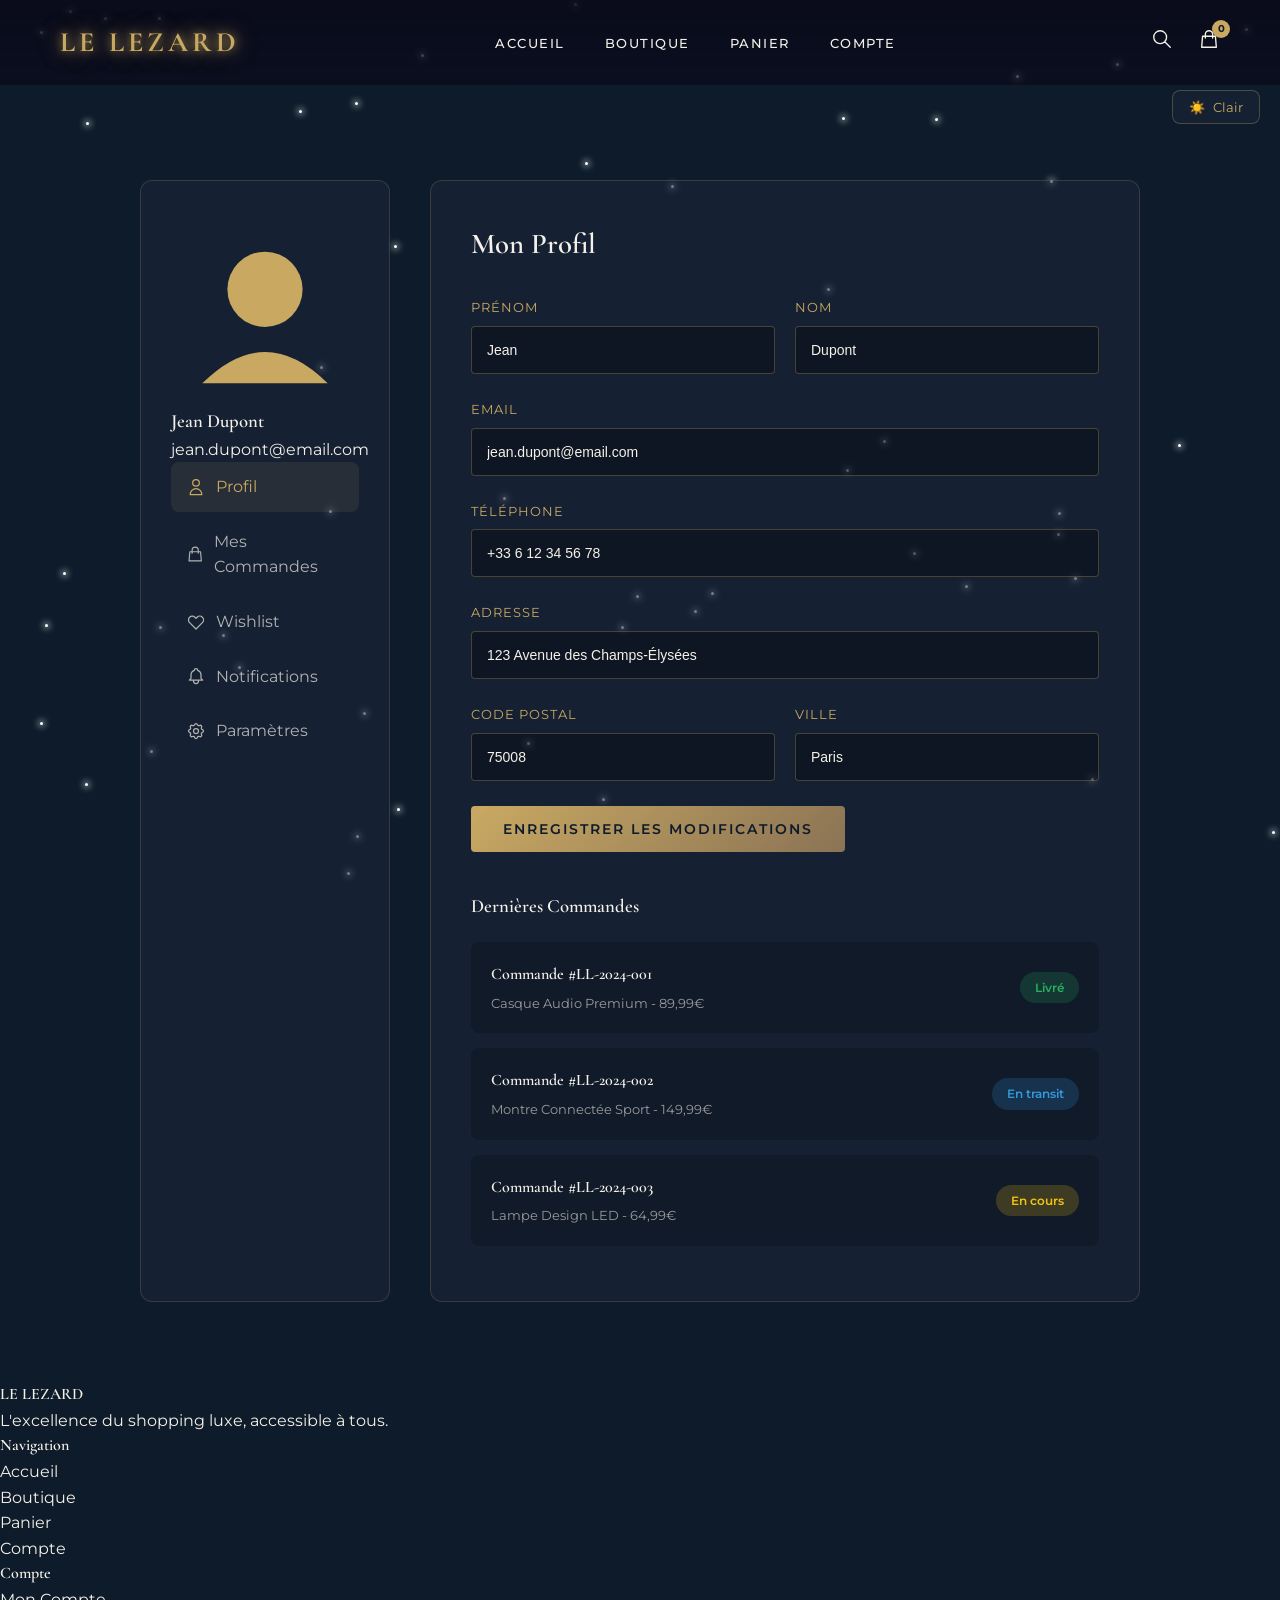
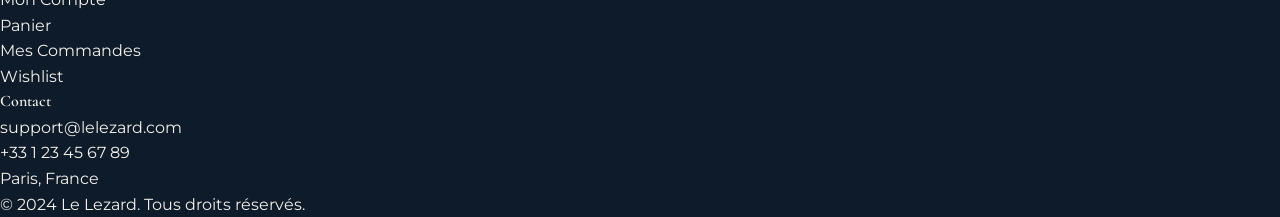
<file: account.html>
<!DOCTYPE html>
<html lang="fr">
<head>
    <meta charset="UTF-8">
    <meta name="viewport" content="width=device-width, initial-scale=1.0">
    <meta name="description" content="Votre compte Le Lezard - Gérez vos informations et commandes">
    <meta name="robots" content="noindex">
    <title>Mon Compte | Le Lezard</title>
    <link rel="stylesheet" href="css/style.css">
    <link rel="stylesheet" href="css/pages.css">
</head>
<body class="page-account">
    <div class="stars-bg" id="stars-bg"></div>
    <button class="theme-toggle" onclick="toggleTheme()" aria-label="Changer le thème">
        <span id="theme-icon">☀️</span>
        <span id="theme-text">Clair</span>
    </button>

    <header class="nav-container">
        <a href="index.html" class="logo" aria-label="Le Lezard - Accueil">LE LEZARD</a>
        <nav>
            <ul class="nav-links">
                <li><a href="index.html">Accueil</a></li>
                <li><a href="search.html">Boutique</a></li>
                <li><a href="cart.html">Panier</a></li>
                <li><a href="account.html" aria-current="page">Compte</a></li>
            </ul>
        </nav>
        <div class="nav-actions">
            <a href="search.html" aria-label="Rechercher">
                <svg class="nav-icon" fill="none" stroke="currentColor" viewBox="0 0 24 24" aria-hidden="true"><path stroke-linecap="round" stroke-linejoin="round" stroke-width="1.5" d="M21 21l-6-6m2-5a7 7 0 11-14 0 7 7 0 0114 0z"></path></svg>
            </a>
            <a href="cart.html" class="cart-count" aria-label="Panier">
                <svg class="nav-icon" fill="none" stroke="currentColor" viewBox="0 0 24 24" aria-hidden="true"><path stroke-linecap="round" stroke-linejoin="round" stroke-width="1.5" d="M16 11V7a4 4 0 00-8 0v4M5 9h14l1 12H4L5 9z"></path></svg>
                <span id="cart-count">0</span>
            </a>
        </div>
        <div class="mobile-menu-btn" onclick="toggleMobileMenu()" aria-label="Menu" role="button">
            <span></span>
            <span></span>
            <span></span>
        </div>
    </header>

    <main class="page-content">
        <section class="account-section">
            <div class="container">
                <div class="account-grid">
                    <aside class="account-sidebar animate-on-scroll">
                        <div class="user-info">
                            <div class="user-avatar">
                                <svg viewBox="0 0 60 60"><circle cx="30" cy="25" r="12" fill="#c9a962"/><path d="M10 55 Q30 35 50 55" fill="#c9a962"/></svg>
                            </div>
                            <h3>Jean Dupont</h3>
                            <p>jean.dupont@email.com</p>
                        </div>
                        <ul class="account-menu">
                            <li><a href="#" class="active">
                                <svg width="20" height="20" fill="none" stroke="currentColor" viewBox="0 0 24 24"><path stroke-linecap="round" stroke-linejoin="round" stroke-width="1.5" d="M16 7a4 4 0 11-8 0 4 4 0 018 0zM12 14a7 7 0 00-7 7h14a7 7 0 00-7-7z"></path></svg>
                                Profil
                            </a></li>
                            <li><a href="#">
                                <svg width="20" height="20" fill="none" stroke="currentColor" viewBox="0 0 24 24"><path stroke-linecap="round" stroke-linejoin="round" stroke-width="1.5" d="M16 11V7a4 4 0 00-8 0v4M5 9h14l1 12H4L5 9z"></path></svg>
                                Mes Commandes
                            </a></li>
                            <li><a href="#">
                                <svg width="20" height="20" fill="none" stroke="currentColor" viewBox="0 0 24 24"><path stroke-linecap="round" stroke-linejoin="round" stroke-width="1.5" d="M4.318 6.318a4.5 4.5 0 000 6.364L12 20.364l7.682-7.682a4.5 4.5 0 00-6.364-6.364L12 7.636l-1.318-1.318a4.5 4.5 0 00-6.364 0z"></path></svg>
                                Wishlist
                            </a></li>
                            <li><a href="#">
                                <svg width="20" height="20" fill="none" stroke="currentColor" viewBox="0 0 24 24"><path stroke-linecap="round" stroke-linejoin="round" stroke-width="1.5" d="M15 17h5l-1.405-1.405A2.032 2.032 0 0118 14.158V11a6.002 6.002 0 00-4-5.659V5a2 2 0 10-4 0v.341C7.67 6.165 6 8.388 6 11v3.159c0 .538-.214 1.055-.595 1.436L4 17h5m6 0v1a3 3 0 11-6 0v-1m6 0H9"></path></svg>
                                Notifications
                            </a></li>
                            <li><a href="#">
                                <svg width="20" height="20" fill="none" stroke="currentColor" viewBox="0 0 24 24"><path stroke-linecap="round" stroke-linejoin="round" stroke-width="1.5" d="M10.325 4.317c.426-1.756 2.924-1.756 3.35 0a1.724 1.724 0 002.573 1.066c1.543-.94 3.31.826 2.37 2.37a1.724 1.724 0 001.065 2.572c1.756.426 1.756 2.924 0 3.35a1.724 1.724 0 00-1.066 2.573c.94 1.543-.826 3.31-2.37 2.37a1.724 1.724 0 00-2.572 1.065c-.426 1.756-2.924 1.756-3.35 0a1.724 1.724 0 00-2.573-1.066c-1.543.94-3.31-.826-2.37-2.37a1.724 1.724 0 00-1.065-2.572c-1.756-.426-1.756-2.924 0-3.35a1.724 1.724 0 001.066-2.573c-.94-1.543.826-3.31 2.37-2.37.996.608 2.296.07 2.572-1.065z"></path><path stroke-linecap="round" stroke-linejoin="round" stroke-width="1.5" d="M15 12a3 3 0 11-6 0 3 3 0 016 0z"></path></svg>
                                Paramètres
                            </a></li>
                        </ul>
                    </aside>
                    <div class="account-content animate-on-scroll">
                        <h2>Mon Profil</h2>
                        <form id="profile-form" onsubmit="saveProfile(event)">
                            <div class="form-row">
                                <div class="form-group">
                                    <label>Prénom</label>
                                    <input type="text" value="Jean">
                                </div>
                                <div class="form-group">
                                    <label>Nom</label>
                                    <input type="text" value="Dupont">
                                </div>
                            </div>
                            <div class="form-group">
                                <label>Email</label>
                                <input type="email" value="jean.dupont@email.com">
                            </div>
                            <div class="form-group">
                                <label>Téléphone</label>
                                <input type="tel" value="+33 6 12 34 56 78">
                            </div>
                            <div class="form-group">
                                <label>Adresse</label>
                                <input type="text" value="123 Avenue des Champs-Élysées">
                            </div>
                            <div class="form-row">
                                <div class="form-group">
                                    <label>Code Postal</label>
                                    <input type="text" value="75008">
                                </div>
                                <div class="form-group">
                                    <label>Ville</label>
                                    <input type="text" value="Paris">
                                </div>
                            </div>
                            <button type="submit" class="btn-primary">Enregistrer les modifications</button>
                        </form>
                        <div class="account-orders">
                            <h3 style="color: var(--cream); margin-bottom: 20px;">Dernières Commandes</h3>
                            <div class="order-item">
                                <div class="order-info">
                                    <h4>Commande #LL-2024-001</h4>
                                    <p>Casque Audio Premium - 89,99€</p>
                                </div>
                                <span class="order-status delivered">Livré</span>
                            </div>
                            <div class="order-item">
                                <div class="order-info">
                                    <h4>Commande #LL-2024-002</h4>
                                    <p>Montre Connectée Sport - 149,99€</p>
                                </div>
                                <span class="order-status shipped">En transit</span>
                            </div>
                            <div class="order-item">
                                <div class="order-info">
                                    <h4>Commande #LL-2024-003</h4>
                                    <p>Lampe Design LED - 64,99€</p>
                                </div>
                                <span class="order-status pending">En cours</span>
                            </div>
                        </div>
                    </div>
                </div>
            </div>
        </section>
    </main>

    <footer class="footer">
        <div class="container">
            <div class="footer-grid">
                <div class="footer-col">
                    <h4>LE LEZARD</h4>
                    <p>L'excellence du shopping luxe, accessible à tous.</p>
                </div>
                <div class="footer-col">
                    <h4>Navigation</h4>
                    <ul>
                        <li><a href="index.html">Accueil</a></li>
                        <li><a href="search.html">Boutique</a></li>
                        <li><a href="cart.html">Panier</a></li>
                        <li><a href="account.html">Compte</a></li>
                    </ul>
                </div>
                <div class="footer-col">
                    <h4>Compte</h4>
                    <ul>
                        <li><a href="account.html">Mon Compte</a></li>
                        <li><a href="cart.html">Panier</a></li>
                        <li><a href="#">Mes Commandes</a></li>
                        <li><a href="#">Wishlist</a></li>
                    </ul>
                </div>
                <div class="footer-col">
                    <h4>Contact</h4>
                    <ul>
                        <li>support@lelezard.com</li>
                        <li>+33 1 23 45 67 89</li>
                        <li>Paris, France</li>
                    </ul>
                </div>
            </div>
            <div class="footer-bottom">
                <p>&copy; 2024 Le Lezard. Tous droits réservés.</p>
            </div>
        </div>
    </footer>

    <script>
        function createBackgroundStars() {
            const container = document.getElementById('stars-bg');
            const starCount = 50;
            
            for (let i = 0; i < starCount; i++) {
                const star = document.createElement('div');
                star.className = 'bg-star';
                star.style.left = Math.random() * 100 + 'vw';
                star.style.top = Math.random() * 100 + 'vh';
                star.style.animationDelay = Math.random() * 8 + 's';
                star.style.animationDuration = (Math.random() * 4 + 3) + 's';
                container.appendChild(star);
            }
        }

        createBackgroundStars();

        function toggleTheme() {
            const body = document.body;
            const icon = document.getElementById('theme-icon');
            const text = document.getElementById('theme-text');
            if (body.getAttribute('data-theme') === 'light') {
                body.removeAttribute('data-theme');
                icon.textContent = '☀️';
                text.textContent = 'Clair';
            } else {
                body.setAttribute('data-theme', 'light');
                icon.textContent = '🌙';
                text.textContent = 'Sombre';
            }
        }

        let cart = JSON.parse(localStorage.getItem('lelezard_cart')) || [];

        function updateCartCount() {
            document.getElementById('cart-count').textContent = cart.length;
        }

        function saveProfile(e) {
            e.preventDefault();
            alert('Profil enregistré avec succès!');
        }

        function toggleMobileMenu() {
            document.querySelector('.nav-links').classList.toggle('active');
        }

        window.addEventListener('scroll', () => {
            const nav = document.querySelector('.nav-container');
            if (window.scrollY > 50) {
                nav.classList.add('scrolled');
            } else {
                nav.classList.remove('scrolled');
            }
        });

        const observer = new IntersectionObserver((entries) => {
            entries.forEach(entry => {
                if (entry.isIntersecting) {
                    entry.target.classList.add('visible');
                }
            });
        }, { threshold: 0.1 });

        document.querySelectorAll('.animate-on-scroll').forEach(el => {
            observer.observe(el);
        });

        updateCartCount();
    </script>
</body>
</html>
</file>
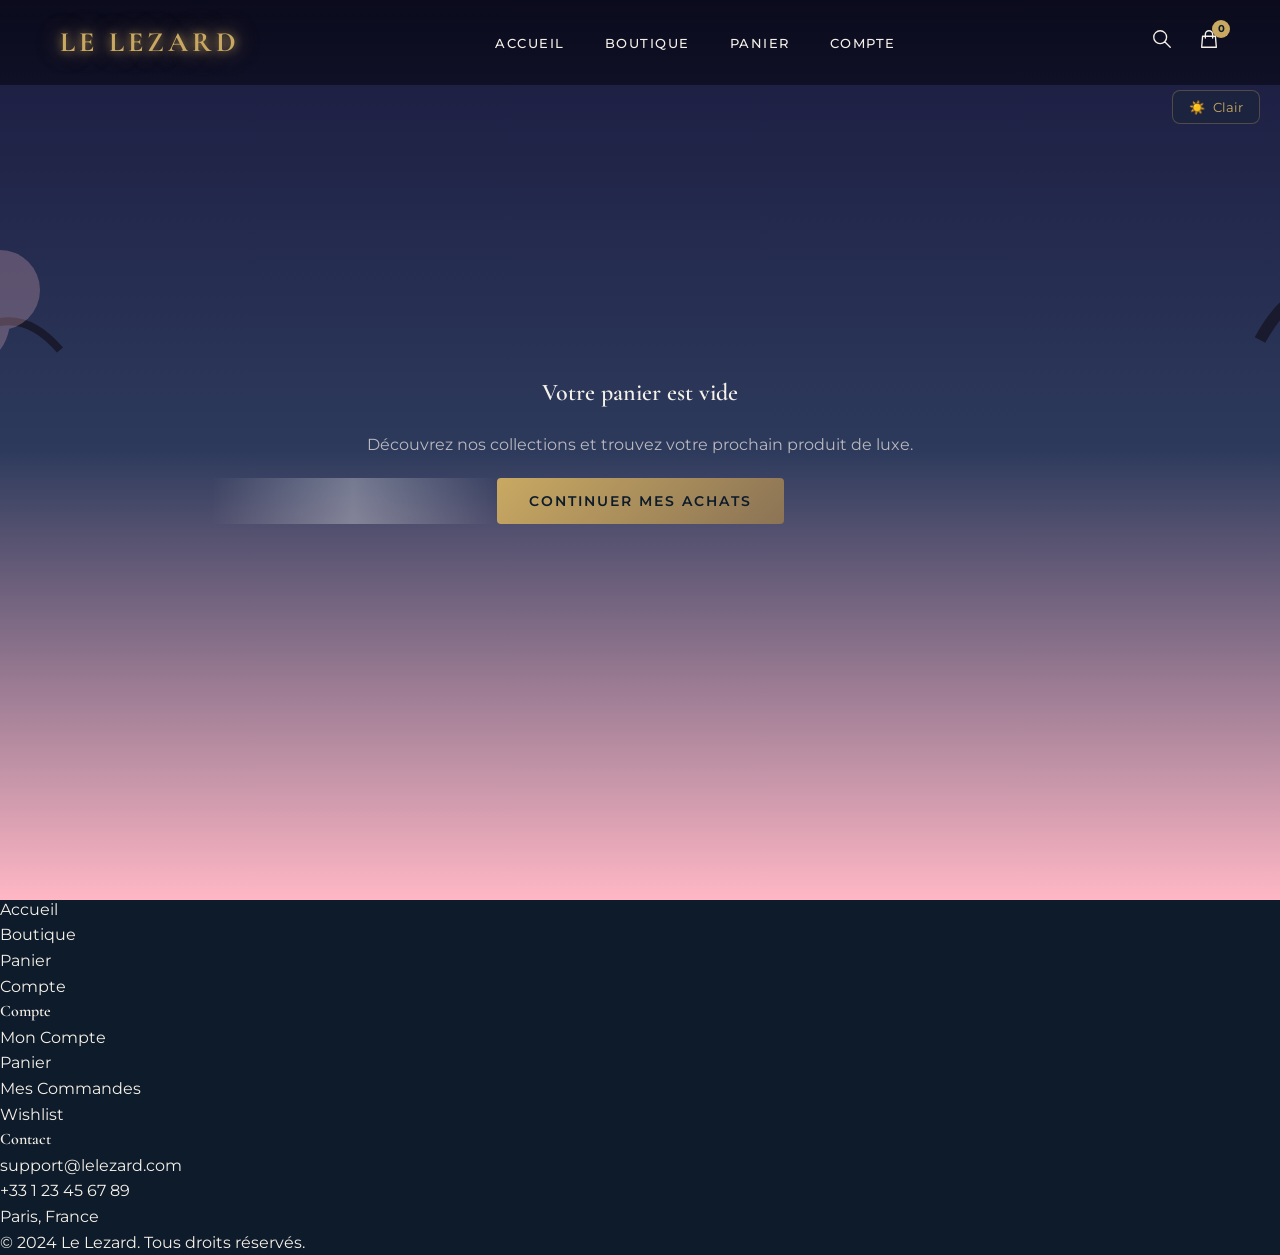
<file: cart.html>
<!DOCTYPE html>
<html lang="fr">
<head>
    <meta charset="UTF-8">
    <meta name="viewport" content="width=device-width, initial-scale=1.0">
    <meta name="description" content="Votre panier Le Lezard - Récapitulatif de vos achats">
    <meta name="robots" content="noindex">
    <title>Panier | Le Lezard</title>
    <link rel="stylesheet" href="css/style.css">
    <link rel="stylesheet" href="css/pages.css">
</head>
<body class="page-cart">
    <div class="stars-bg" id="stars-bg"></div>
    <button class="theme-toggle" onclick="toggleTheme()" aria-label="Changer le thème">
        <span id="theme-icon">☀️</span>
        <span id="theme-text">Clair</span>
    </button>

    <div class="sakura-bg">
        <svg viewBox="0 0 1920 900" preserveAspectRatio="xMidYMid slice">
            <defs>
                <linearGradient id="sakuraSkyGrad" x1="0%" y1="0%" x2="0%" y2="100%">
                    <stop offset="0%" style="stop-color:#1a1a3e"/>
                    <stop offset="50%" style="stop-color:#2d3a5c"/>
                    <stop offset="100%" style="stop-color:#ffb7c5"/>
                </linearGradient>
                <radialGradient id="sakuraPetal" cx="50%" cy="50%" r="50%">
                    <stop offset="0%" style="stop-color:#fff0f3"/>
                    <stop offset="100%" style="stop-color:#ffb7c5"/>
                </radialGradient>
            </defs>
            <rect width="1920" height="900" fill="url(#sakuraSkyGrad)"/>
            <g class="sakura-tree-silhouette">
                <rect x="150" y="300" width="20" height="600" fill="#1a1a2e"/>
                <path d="M160 350 Q200 200 250 300 Q300 400 280 500" stroke="#1a1a2e" stroke-width="12" fill="none"/>
                <path d="M160 400 Q100 250 80 350" stroke="#1a1a2e" stroke-width="10" fill="none"/>
                <path d="M250 380 Q320 280 380 350" stroke="#1a1a2e" stroke-width="8" fill="none"/>
            </g>
            <g class="sakura-tree-silhouette-right">
                <rect x="1700" y="250" width="25" height="650" fill="#1a1a2e"/>
                <path d="M1712 320 Q1760 180 1820 280 Q1880 380 1850 480" stroke="#1a1a2e" stroke-width="15" fill="none"/>
                <path d="M1712 380 Q1640 230 1580 340" stroke="#1a1a2e" stroke-width="12" fill="none"/>
            </g>
            <g class="sakura-blossoms-bg" opacity="0.25">
                <circle cx="200" cy="280" r="35" fill="#ffb7c5"/>
                <circle cx="280" cy="320" r="50" fill="#ffc0cb"/>
                <circle cx="150" cy="350" r="30" fill="#ffb7c5"/>
                <circle cx="320" cy="290" r="40" fill="#ffc0cb"/>
                <circle cx="1750" cy="260" r="45" fill="#ffb7c5"/>
                <circle cx="1830" cy="300" r="55" fill="#ffc0cb"/>
                <circle cx="1640" cy="320" r="35" fill="#ffb7c5"/>
                <circle cx="1800" cy="380" r="40" fill="#ffc0cb"/>
            </g>
        </svg>
        <div class="sakura-falling-petals" id="sakura-petals"></div>
    </div>

    <header class="nav-container">
        <a href="index.html" class="logo" aria-label="Le Lezard - Accueil">LE LEZARD</a>
        <nav>
            <ul class="nav-links">
                <li><a href="index.html">Accueil</a></li>
                <li><a href="search.html">Boutique</a></li>
                <li><a href="cart.html" aria-current="page">Panier</a></li>
                <li><a href="account.html">Compte</a></li>
            </ul>
        </nav>
        <div class="nav-actions">
            <a href="search.html" aria-label="Rechercher">
                <svg class="nav-icon" fill="none" stroke="currentColor" viewBox="0 0 24 24" aria-hidden="true"><path stroke-linecap="round" stroke-linejoin="round" stroke-width="1.5" d="M21 21l-6-6m2-5a7 7 0 11-14 0 7 7 0 0114 0z"></path></svg>
            </a>
            <a href="cart.html" class="cart-count" aria-label="Panier">
                <svg class="nav-icon" fill="none" stroke="currentColor" viewBox="0 0 24 24" aria-hidden="true"><path stroke-linecap="round" stroke-linejoin="round" stroke-width="1.5" d="M16 11V7a4 4 0 00-8 0v4M5 9h14l1 12H4L5 9z"></path></svg>
                <span id="cart-count">0</span>
            </a>
        </div>
        <div class="mobile-menu-btn" onclick="toggleMobileMenu()" aria-label="Menu" role="button">
            <span></span>
            <span></span>
            <span></span>
        </div>
    </header>

    <main class="page-content">
        <section class="cart-section">
            <div class="container">
                <div class="cart-header">
                    <h1 class="animate-on-scroll">Votre Panier</h1>
                </div>
                <div class="cart-container" id="cart-container">
                    <div class="cart-items" id="cart-items"></div>
                    <div class="cart-summary" id="cart-summary" style="display: none;">
                        <div class="cart-summary-row">
                            <span>Sous-total</span>
                            <span id="subtotal">0,00€</span>
                        </div>
                        <div class="cart-summary-row">
                            <span>Livraison</span>
                            <span>Gratuite</span>
                        </div>
                        <div class="cart-summary-row total">
                            <span>Total</span>
                            <span id="total">0,00€</span>
                        </div>
                        <button class="btn-primary" style="width: 100%; margin-top: 20px;" onclick="checkout()">Passer la commande</button>
                    </div>
                    <div class="cart-empty" id="cart-empty">
                        <h2>Votre panier est vide</h2>
                        <p>Découvrez nos collections et trouvez votre prochain produit de luxe.</p>
                        <a href="search.html" class="btn-primary btn-no-hover">Continuer mes achats</a>
                    </div>
                </div>
            </div>
        </section>
    </main>

    <footer class="footer">
        <div class="container">
            <div class="footer-grid">
                <div class="footer-col">
                    <h4>LE LEZARD</h4>
                    <p>L'excellence du shopping luxe, accessible à tous.</p>
                </div>
                <div class="footer-col">
                    <h4>Navigation</h4>
                    <ul>
                        <li><a href="index.html">Accueil</a></li>
                        <li><a href="search.html">Boutique</a></li>
                        <li><a href="cart.html">Panier</a></li>
                        <li><a href="account.html">Compte</a></li>
                    </ul>
                </div>
                <div class="footer-col">
                    <h4>Compte</h4>
                    <ul>
                        <li><a href="account.html">Mon Compte</a></li>
                        <li><a href="cart.html">Panier</a></li>
                        <li><a href="#">Mes Commandes</a></li>
                        <li><a href="#">Wishlist</a></li>
                    </ul>
                </div>
                <div class="footer-col">
                    <h4>Contact</h4>
                    <ul>
                        <li>support@lelezard.com</li>
                        <li>+33 1 23 45 67 89</li>
                        <li>Paris, France</li>
                    </ul>
                </div>
            </div>
            <div class="footer-bottom">
                <p>&copy; 2024 Le Lezard. Tous droits réservés.</p>
            </div>
        </div>
    </footer>

    <script>
        function createBackgroundStars() {
            const container = document.getElementById('stars-bg');
            const starCount = 50;
            
            for (let i = 0; i < starCount; i++) {
                const star = document.createElement('div');
                star.className = 'bg-star';
                star.style.left = Math.random() * 100 + 'vw';
                star.style.top = Math.random() * 100 + 'vh';
                star.style.animationDelay = Math.random() * 8 + 's';
                star.style.animationDuration = (Math.random() * 4 + 3) + 's';
                container.appendChild(star);
            }
        }

        createBackgroundStars();

        function toggleTheme() {
            const body = document.body;
            const icon = document.getElementById('theme-icon');
            const text = document.getElementById('theme-text');
            if (body.getAttribute('data-theme') === 'light') {
                body.removeAttribute('data-theme');
                icon.textContent = '☀️';
                text.textContent = 'Clair';
            } else {
                body.setAttribute('data-theme', 'light');
                icon.textContent = '🌙';
                text.textContent = 'Sombre';
            }
        }

        let cart = JSON.parse(localStorage.getItem('lelezard_cart')) || [];

        function updateCartCount() {
            document.getElementById('cart-count').textContent = cart.length;
        }

        function renderCart() {
            const cartItems = document.getElementById('cart-items');
            const cartSummary = document.getElementById('cart-summary');
            const cartEmpty = document.getElementById('cart-empty');

            if (cart.length === 0) {
                cartItems.innerHTML = '';
                cartSummary.style.display = 'none';
                cartEmpty.style.display = 'block';
                return;
            }

            cartEmpty.style.display = 'none';
            cartSummary.style.display = 'block';

            let subtotal = 0;
            cartItems.innerHTML = cart.map((item, index) => {
                subtotal += item.price * item.quantity;
                return `
                    <div class="cart-item animate-on-scroll">
                        <div class="cart-item-image">
                            <svg viewBox="0 0 100 100"><rect fill="#2c3e50" width="100" height="100"/><rect x="20" y="30" width="60" height="40" rx="5" fill="#c9a962"/></svg>
                        </div>
                        <div class="cart-item-info">
                            <h3>${item.name}</h3>
                            <p>${item.price.toFixed(2).replace('.', ',')}€</p>
                        </div>
                        <div class="cart-item-quantity">
                            <button onclick="updateQuantity(${index}, -1)">−</button>
                            <span>${item.quantity}</span>
                            <button onclick="updateQuantity(${index}, 1)">+</button>
                        </div>
                        <div class="cart-item-remove" onclick="removeFromCart(${index})">
                            <svg width="24" height="24" fill="none" stroke="currentColor" viewBox="0 0 24 24"><path stroke-linecap="round" stroke-linejoin="round" stroke-width="1.5" d="M19 7l-.867 12.142A2 2 0 0116.138 21H7.862a2 2 0 01-1.995-1.858L5 7m5 4v6m4-6v6m1-10V4a1 1 0 00-1-1h-4a1 1 0 00-1 1v3M4 7h16"></path></svg>
                        </div>
                    </div>
                `;
            }).join('');

            document.getElementById('subtotal').textContent = subtotal.toFixed(2).replace('.', ',') + '€';
            document.getElementById('total').textContent = subtotal.toFixed(2).replace('.', ',') + '€';

            const observer = new IntersectionObserver((entries) => {
                entries.forEach(entry => {
                    if (entry.isIntersecting) {
                        entry.target.classList.add('visible');
                    }
                });
            }, { threshold: 0.1 });

            document.querySelectorAll('.animate-on-scroll').forEach(el => {
                observer.observe(el);
            });
        }

        function updateQuantity(index, change) {
            cart[index].quantity += change;
            if (cart[index].quantity < 1) {
                cart.splice(index, 1);
            }
            localStorage.setItem('lelezard_cart', JSON.stringify(cart));
            updateCartCount();
            renderCart();
        }

        function removeFromCart(index) {
            cart.splice(index, 1);
            localStorage.setItem('lelezard_cart', JSON.stringify(cart));
            updateCartCount();
            renderCart();
        }

        function checkout() {
            alert('Redirection vers le paiement...');
        }

        function toggleMobileMenu() {
            document.querySelector('.nav-links').classList.toggle('active');
        }

        window.addEventListener('scroll', () => {
            const nav = document.querySelector('.nav-container');
            if (window.scrollY > 50) {
                nav.classList.add('scrolled');
            } else {
                nav.classList.remove('scrolled');
            }
        });

        function createSakuraPetal() {
            const petal = document.createElement('div');
            petal.className = 'sakura-petal-float';
            petal.style.left = Math.random() * 100 + 'vw';
            petal.style.animationDuration = (Math.random() * 10 + 15) + 's';
            petal.style.animationDelay = Math.random() * 3 + 's';
            petal.style.opacity = Math.random() * 0.3 + 0.3;
            petal.style.transform = `scale(${Math.random() * 0.4 + 0.4})`;
            document.getElementById('sakura-petals').appendChild(petal);

            setTimeout(() => {
                petal.remove();
            }, 20000);
        }

        for (let i = 0; i < 8; i++) {
            setTimeout(createSakuraPetal, i * 800);
        }
        setInterval(createSakuraPetal, 1200);

        updateCartCount();
        renderCart();
    </script>
</body>
</html>
</file>
<file: css/style.css>
@import url('https://fonts.googleapis.com/css2?family=Cormorant+Garamond:wght@300;400;500;600;700&family=Montserrat:wght@300;400;500;600;700&display=swap');

:root {
    --gold-primary: #C9A962;
    --gold-light: #E8D5A3;
    --gold-dark: #8B7355;
    --navy-deep: #0D1B2A;
    --navy-dark: #1B263B;
    --navy-medium: #2C3E50;
    --cream: #F5F0E8;
    --white: #FFFFFF;
    --black: #0A0A0A;
    --overlay: rgba(13, 27, 42, 0.85);
    --card-bg: rgba(27, 38, 59, 0.6);
    --neon-glow: 0 0 10px rgba(201, 169, 98, 0.8), 0 0 20px rgba(201, 169, 98, 0.6), 0 0 30px rgba(201, 169, 98, 0.4);
}

.btn-no-hover:hover {
    transform: none;
    box-shadow: none;
}

.btn-no-hover:hover::before {
    left: -100%;
}

[data-theme="light"] {
    --gold-primary: #9A7B4F;
    --gold-light: #C9A962;
    --gold-dark: #6B5344;
    --navy-deep: #F5F0E8;
    --navy-dark: #FFFFFF;
    --navy-medium: #E8E0D4;
    --cream: #1B263B;
    --white: #FFFFFF;
    --black: #1B263B;
    --overlay: rgba(255, 255, 255, 0.9);
    --card-bg: rgba(255, 255, 255, 0.9);
    --neon-glow: none;
}

[data-theme="light"] body {
    background: linear-gradient(180deg, #F5F0E8 0%, #FFFFFF 50%, #F5F0E8 100%);
}

[data-theme="light"].page-cart .stars-bg {
    background: linear-gradient(180deg,
        #4A3728 0%,
        #6B4E3D 15%,
        #8B5E3C 30%,
        #A67C52 50%,
        #C9A962 70%,
        #D4AF37 100%);
}

[data-theme="light"].page-account .stars-bg {
    background: linear-gradient(180deg,
        #F5E6A3 0%,
        #F5D76E 20%,
        #E8C34A 40%,
        #D4A84B 60%,
        #C49A3D 80%,
        #B8860B 100%);
}

[data-theme="light"].page-search .stars-bg {
    background: linear-gradient(180deg,
        #4A6FA5 0%,
        #6B8FC5 15%,
        #E8D68A 35%,
        #D4B84A 50%,
        #C9A020 70%,
        #8B7355 100%);
}

[data-theme="light"].page-landing .lizard-stars-bg {
    background: linear-gradient(180deg,
        #F5E6E6 0%,
        #F5D4D4 20%,
        #FAF0F0 40%,
        #E8F0F5 60%,
        #F5F8FA 80%,
        #FFFFFF 100%);
}

[data-theme="light"] .lizard-stars-bg {
    background: linear-gradient(180deg,
        #E8F4FD 0%,
        #F5F0E8 30%,
        #FFFFFF 60%,
        #E8F0E0 100%);
}

[data-theme="light"] .sakura-bg {
    display: block;
    background: linear-gradient(180deg,
        #D4E8F0 0%,
        #F0E8E0 25%,
        #F5E8D8 50%,
        #E8D8C8 75%,
        #D8C8B0 100%);
}

[data-theme="light"] .stars-bg,
[data-theme="light"] .lizard-stars-bg {
    display: block;
}

* {
    margin: 0;
    padding: 0;
    box-sizing: border-box;
}

html {
    scroll-behavior: smooth;
}

body {
    font-family: 'Montserrat', sans-serif;
    background: var(--navy-deep);
    color: var(--cream);
    line-height: 1.6;
    overflow-x: hidden;
}

h1, h2, h3, h4, h5, h6 {
    font-family: 'Cormorant Garamond', serif;
    font-weight: 600;
}

a {
    text-decoration: none;
    color: inherit;
}

button {
    font-family: 'Montserrat', sans-serif;
    cursor: pointer;
    border: none;
    outline: none;
}

.gold-gradient {
    background: linear-gradient(135deg, var(--gold-primary), var(--gold-light), var(--gold-primary));
    -webkit-background-clip: text;
    -webkit-text-fill-color: transparent;
    background-clip: text;
}

.logo {
    font-family: 'Cormorant Garamond', serif;
    font-size: 28px;
    font-weight: 700;
    letter-spacing: 4px;
    color: var(--gold-primary);
    text-shadow: var(--neon-glow);
    animation: neonPulse 3s ease-in-out infinite;
}

@keyframes neonPulse {
    0%, 100% { 
        text-shadow: 0 0 5px rgba(201, 169, 98, 0.6), 0 0 10px rgba(201, 169, 98, 0.4), 0 0 15px rgba(201, 169, 98, 0.2);
    }
    50% { 
        text-shadow: 0 0 10px rgba(201, 169, 98, 0.9), 0 0 20px rgba(201, 169, 98, 0.7), 0 0 30px rgba(201, 169, 98, 0.5), 0 0 40px rgba(201, 169, 98, 0.3);
    }
}

.btn-primary {
    background: linear-gradient(135deg, var(--gold-primary), var(--gold-dark));
    color: var(--navy-deep);
    padding: 14px 32px;
    font-size: 14px;
    font-weight: 600;
    letter-spacing: 2px;
    text-transform: uppercase;
    border-radius: 4px;
    transition: all 0.4s cubic-bezier(0.25, 0.46, 0.45, 0.94);
    position: relative;
    overflow: hidden;
}

.btn-primary::before {
    content: '';
    position: absolute;
    top: 0;
    left: -100%;
    width: 100%;
    height: 100%;
    background: linear-gradient(90deg, transparent, rgba(255,255,255,0.3), transparent);
    transition: left 0.5s;
}

.btn-primary:hover {
    transform: translateY(-3px);
    box-shadow: 0 10px 30px rgba(201, 169, 98, 0.4);
}

.btn-primary:hover::before {
    left: 100%;
}

.btn-primary:focus-visible,
.btn-secondary:focus-visible {
    outline: 2px solid var(--gold-primary);
    outline-offset: 4px;
}

.btn-secondary {
    background: transparent;
    color: var(--gold-primary);
    padding: 14px 32px;
    font-size: 14px;
    font-weight: 600;
    letter-spacing: 2px;
    text-transform: uppercase;
    border: 2px solid var(--gold-primary);
    border-radius: 4px;
    transition: all 0.4s ease;
}

.btn-secondary:hover {
    background: var(--gold-primary);
    color: var(--navy-deep);
    transform: translateY(-3px);
    box-shadow: 0 10px 30px rgba(201, 169, 98, 0.3);
}

@keyframes fadeInUp {
    from { opacity: 0; transform: translateY(40px); }
    to { opacity: 1; transform: translateY(0); }
}

@keyframes fadeInLeft {
    from { opacity: 0; transform: translateX(-40px); }
    to { opacity: 1; transform: translateX(0); }
}

@keyframes fadeInRight {
    from { opacity: 0; transform: translateX(40px); }
    to { opacity: 1; transform: translateX(0); }
}

@keyframes scaleIn {
    from { opacity: 0; transform: scale(0.9); }
    to { opacity: 1; transform: scale(1); }
}

@keyframes pulse {
    0%, 100% { transform: scale(1); }
    50% { transform: scale(1.05); }
}

@keyframes float {
    0%, 100% { transform: translateY(0); }
    50% { transform: translateY(-10px); }
}

@keyframes twinkle {
    0%, 100% { opacity: 0.3; transform: scale(1); }
    50% { opacity: 1; transform: scale(1.5); }
}

@keyframes antiGravity {
    0%, 100% { 
        transform: translateY(0) scale(1); 
        opacity: 0.4;
    }
    25% { 
        transform: translateY(-15px) scale(1.2); 
        opacity: 1;
    }
    50% { 
        transform: translateY(-30px) scale(0.8); 
        opacity: 0.8;
    }
    75% { 
        transform: translateY(-15px) scale(1.3); 
        opacity: 0.6;
    }
}

@keyframes starSparkle {
    0%, 100% { 
        opacity: 0.2;
        filter: blur(0px);
        transform: scale(1);
    }
    25% { 
        opacity: 1;
        filter: blur(0.5px);
        transform: scale(1.4);
    }
    50% { 
        opacity: 0.6;
        filter: blur(1px);
        transform: scale(0.9);
    }
    75% { 
        opacity: 0.9;
        filter: blur(0.3px);
        transform: scale(1.2);
    }
}

@keyframes moonGlow {
    0%, 100% { 
        filter: drop-shadow(0 0 20px rgba(244, 208, 63, 0.5)) drop-shadow(0 0 40px rgba(244, 208, 63, 0.3));
    }
    50% { 
        filter: drop-shadow(0 0 30px rgba(244, 208, 63, 0.8)) drop-shadow(0 0 60px rgba(244, 208, 63, 0.5));
    }
}

@keyframes sway {
    0%, 100% { transform: rotate(-1deg); }
    50% { transform: rotate(1deg); }
}

.animate-on-scroll {
    opacity: 0;
    transform: translateY(40px);
    transition: opacity 0.6s ease, transform 0.6s ease;
}

.animate-on-scroll.visible {
    opacity: 1;
    transform: translateY(0);
}

.animate-on-scroll.hero-visible {
    opacity: 1;
    transform: translateY(0);
    transition: none;
}

.animate-left {
    opacity: 0;
    transform: translateX(-40px);
    transition: all 0.8s cubic-bezier(0.25, 0.46, 0.45, 0.94);
}

.animate-left.visible {
    opacity: 1;
    transform: translateX(0);
}

.animate-right {
    opacity: 0;
    transform: translateX(40px);
    transition: all 0.8s cubic-bezier(0.25, 0.46, 0.45, 0.94);
}

.animate-right.visible {
    opacity: 1;
    transform: translateX(0);
}

.animate-scale {
    opacity: 0;
    transform: scale(0.9);
    transition: all 0.8s cubic-bezier(0.25, 0.46, 0.45, 0.94);
}

.animate-scale.visible {
    opacity: 1;
    transform: scale(1);
}

.nav-container {
    position: fixed;
    top: 0;
    left: 0;
    right: 0;
    z-index: 1000;
    padding: 20px 60px;
    display: flex;
    justify-content: space-between;
    align-items: center;
    transition: all 0.4s ease;
    background: linear-gradient(180deg, rgba(10, 10, 26, 0.9), rgba(10, 10, 26, 0.7));
}

.nav-container.scrolled {
    background: rgba(10, 10, 26, 0.98);
    backdrop-filter: blur(20px);
    padding: 15px 60px;
    box-shadow: 0 4px 30px rgba(0,0,0,0.3);
}

.nav-links {
    display: flex;
    gap: 40px;
    list-style: none;
}

.nav-links a {
    font-size: 13px;
    font-weight: 500;
    letter-spacing: 1.5px;
    text-transform: uppercase;
    color: var(--cream);
    position: relative;
    padding: 5px 0;
    transition: color 0.3s ease;
}

.nav-links a::after {
    content: '';
    position: absolute;
    bottom: 0;
    left: 0;
    width: 0;
    height: 1px;
    background: var(--gold-primary);
    transition: width 0.3s ease;
}

.nav-links a:hover {
    color: var(--gold-primary);
}

.nav-links a:hover::after {
    width: 100%;
}

.nav-links a:focus-visible {
    outline: 2px solid var(--gold-primary);
    outline-offset: 4px;
}

.nav-actions {
    display: flex;
    gap: 25px;
    align-items: center;
}

.nav-icon {
    width: 22px;
    height: 22px;
    cursor: pointer;
    transition: all 0.3s ease;
}

.nav-icon:hover {
    transform: scale(1.1);
    filter: drop-shadow(0 0 8px rgba(201, 169, 98, 0.6));
}

.cart-count {
    position: relative;
}

.cart-count span {
    position: absolute;
    top: -8px;
    right: -10px;
    background: var(--gold-primary);
    color: var(--navy-deep);
    font-size: 10px;
    font-weight: 700;
    width: 18px;
    height: 18px;
    border-radius: 50%;
    display: flex;
    align-items: center;
    justify-content: center;
}

.mobile-menu-btn {
    display: none;
    flex-direction: column;
    gap: 5px;
    cursor: pointer;
    padding: 10px;
}

.mobile-menu-btn span {
    width: 25px;
    height: 2px;
    background: var(--gold-primary);
    transition: all 0.3s ease;
}

@keyframes shake {
    0%, 100% { transform: translateX(0); }
    10% { transform: translateX(-8px) rotate(-0.5deg); }
    20% { transform: translateX(8px) rotate(0.5deg); }
    30% { transform: translateX(-8px) rotate(-0.5deg); }
    40% { transform: translateX(8px) rotate(0.5deg); }
    50% { transform: translateX(-6px) rotate(-0.5deg); }
    60% { transform: translateX(6px) rotate(0.5deg); }
    70% { transform: translateX(-4px) rotate(-0.5deg); }
    80% { transform: translateX(4px) rotate(0.5deg); }
    90% { transform: translateX(-2px) rotate(-0.25deg); }
}

body.shake {
    animation: shake 0.5s ease-in-out infinite;
}

@media (max-width: 1024px) {
    .nav-container { padding: 15px 30px; }
    .nav-links { gap: 25px; }
}

@media (max-width: 768px) {
    .mobile-menu-btn { display: flex; }
    .nav-links {
        position: fixed;
        top: 0;
        right: -100%;
        width: 80%;
        max-width: 350px;
        height: 100vh;
        background: var(--navy-dark);
        flex-direction: column;
        justify-content: center;
        align-items: center;
        gap: 30px;
        transition: right 0.4s ease;
        box-shadow: -10px 0 30px rgba(0,0,0,0.5);
    }
    .nav-links.active { right: 0; }
}
</file>
<file: css/pages.css>
.stars-bg {
    position: fixed;
    top: 0;
    left: 0;
    width: 100%;
    height: 100%;
    z-index: 0;
    pointer-events: none;
    overflow: hidden;
}

.bg-star {
    position: absolute;
    width: 3px;
    height: 3px;
    background: #fff;
    border-radius: 50%;
    animation: antiGravity 6s ease-in-out infinite, starSparkle 3s ease-in-out infinite;
    box-shadow: 0 0 6px 2px rgba(255, 255, 255, 0.5);
}

@keyframes starSparkle {
    0%, 100% { 
        opacity: 0.2;
        filter: blur(0px);
        transform: scale(1);
        box-shadow: 0 0 4px 1px rgba(255, 255, 255, 0.3);
    }
    25% { 
        opacity: 1;
        filter: blur(0.5px);
        transform: scale(1.8);
        box-shadow: 0 0 10px 4px rgba(255, 255, 255, 0.8);
    }
    50% { 
        opacity: 0.5;
        filter: blur(1px);
        transform: scale(0.8);
        box-shadow: 0 0 3px 1px rgba(255, 255, 255, 0.4);
    }
    75% { 
        opacity: 0.9;
        filter: blur(0.2px);
        transform: scale(1.4);
        box-shadow: 0 0 8px 3px rgba(255, 255, 255, 0.6);
    }
}

@keyframes antiGravity {
    0%, 100% { 
        transform: translateY(0) scale(1); 
    }
    25% { 
        transform: translateY(-20px) scale(1.3); 
    }
    50% { 
        transform: translateY(-40px) scale(0.9); 
    }
    75% { 
        transform: translateY(-20px) scale(1.2); 
    }
}

.page-content {
    position: relative;
    z-index: 1;
    padding-top: 100px;
}

.search-header {
    padding: 60px 0;
    text-align: center;
    background: linear-gradient(180deg, rgba(13, 27, 42, 0.85) 0%, rgba(13, 27, 42, 0.95) 100%);
}

.search-header h1 {
    font-size: 2.5rem;
    color: var(--cream);
    margin-bottom: 10px;
}

.search-header p {
    color: rgba(245, 240, 232, 0.7);
    margin-bottom: 30px;
}

.search-bar {
    display: flex;
    max-width: 600px;
    margin: 0 auto;
    gap: 15px;
}

.search-bar input {
    flex: 1;
    padding: 15px 20px;
    background: var(--card-bg);
    border: 1px solid rgba(201, 169, 98, 0.3);
    border-radius: 4px;
    color: var(--cream);
    font-size: 14px;
    outline: none;
}

.search-bar input::placeholder {
    color: rgba(245, 240, 232, 0.5);
}

.search-bar input:focus {
    border-color: var(--gold-primary);
}

.filters-section {
    padding: 30px 0;
    background: rgba(13, 27, 42, 0.9);
    border-bottom: 1px solid rgba(201, 169, 98, 0.2);
}

.filters {
    display: flex;
    gap: 30px;
    flex-wrap: wrap;
    justify-content: center;
}

.filter-group {
    display: flex;
    flex-direction: column;
    gap: 8px;
}

.filter-group label {
    font-size: 12px;
    letter-spacing: 1px;
    text-transform: uppercase;
    color: var(--gold-primary);
}

.filter-group select {
    padding: 10px 20px;
    background: var(--card-bg);
    border: 1px solid rgba(201, 169, 98, 0.3);
    border-radius: 4px;
    color: var(--cream);
    font-size: 14px;
    cursor: pointer;
    min-width: 150px;
}

.filter-group select option {
    background: var(--navy-dark);
}

.products-section {
    padding: 50px 0;
    background: rgba(13, 27, 42, 0.85);
}

.results-count {
    text-align: center;
    margin-bottom: 30px;
    color: rgba(245, 240, 232, 0.7);
}

.products-grid {
    display: grid;
    grid-template-columns: repeat(auto-fill, minmax(280px, 1fr));
    gap: 30px;
}

.product-card {
    background: var(--card-bg);
    border-radius: 12px;
    overflow: hidden;
    border: 1px solid rgba(201, 169, 98, 0.2);
    transition: all 0.4s cubic-bezier(0.25, 0.46, 0.45, 0.94);
}

.product-card:hover {
    transform: translateY(-8px);
    box-shadow: 0 15px 35px rgba(201, 169, 98, 0.2);
    border-color: var(--gold-primary);
}

.product-image {
    height: 200px;
    background: var(--navy-medium);
    display: flex;
    align-items: center;
    justify-content: center;
    padding: 20px;
}

.product-image img {
    width: 100%;
    height: 100%;
    object-fit: cover;
}

.product-image img:hover {
    transform: none;
}

.product-unavailable {
    color: rgba(245, 240, 232, 0.4);
    font-style: italic;
    font-size: 13px;
    padding: 8px 0;
}

.theme-toggle {
    position: fixed;
    top: 90px;
    right: 20px;
    z-index: 100;
    background: var(--card-bg);
    border: 1px solid rgba(201, 169, 98, 0.3);
    border-radius: 8px;
    padding: 8px 16px;
    color: var(--gold-primary);
    cursor: pointer;
    display: flex;
    align-items: center;
    gap: 8px;
    font-size: 13px;
    transition: all 0.3s ease;
}

.theme-toggle:hover {
    border-color: var(--gold-primary);
    background: rgba(201, 169, 98, 0.1);
}

.product-info {
    padding: 20px;
}

.product-category {
    display: inline-block;
    font-size: 11px;
    letter-spacing: 1px;
    text-transform: uppercase;
    color: var(--gold-primary);
    background: rgba(201, 169, 98, 0.1);
    padding: 4px 10px;
    border-radius: 3px;
    margin-bottom: 10px;
}

.product-info h3 {
    font-size: 1.1rem;
    color: var(--cream);
    margin-bottom: 8px;
}

.product-description {
    font-size: 13px;
    color: rgba(245, 240, 232, 0.6);
    margin-bottom: 10px;
}

.product-rating {
    color: var(--gold-primary);
    font-size: 14px;
    margin-bottom: 10px;
}

.current-price {
    font-family: 'Cormorant Garamond', serif;
    font-size: 1.5rem;
    font-weight: 700;
    color: var(--gold-primary);
    margin-bottom: 15px;
}

.btn-add-cart {
    width: 100%;
    padding: 12px;
    background: transparent;
    border: 1px solid var(--gold-primary);
    color: var(--gold-primary);
    font-size: 13px;
    font-weight: 600;
    letter-spacing: 1px;
    text-transform: uppercase;
    border-radius: 4px;
    cursor: pointer;
    transition: all 0.3s ease;
}

.btn-add-cart:hover {
    background: var(--gold-primary);
    color: var(--navy-deep);
}

.notification {
    position: fixed;
    bottom: 30px;
    right: 30px;
    background: var(--gold-primary);
    color: var(--navy-deep);
    padding: 15px 25px;
    border-radius: 8px;
    font-weight: 600;
    z-index: 1000;
    animation: slideIn 0.3s ease;
}

@keyframes slideIn {
    from { transform: translateX(100%); opacity: 0; }
    to { transform: translateX(0); opacity: 1; }
}

/* Cart Page */
.cart-section {
    padding: 80px 0;
    min-height: 80vh;
    position: relative;
}

.sakura-bg {
    position: fixed;
    top: 0;
    left: 0;
    width: 100%;
    height: 100%;
    z-index: 0;
    pointer-events: none;
    overflow: hidden;
}

.sakura-bg svg {
    width: 100%;
    height: 100%;
}

.sakura-falling-petals {
    position: absolute;
    width: 100%;
    height: 100%;
}

.sakura-petal-float {
    position: absolute;
    width: 8px;
    height: 5px;
    background: linear-gradient(135deg, #ffb7c5 0%, #ffc0cb 50%, rgba(255, 183, 197, 0.3) 100%);
    border-radius: 50% 0 50% 50%;
    opacity: 0.5;
    animation: sakuraFall linear infinite;
    filter: blur(0.3px);
}

@keyframes sakuraFall {
    0% {
        transform: translateY(-30px) rotate(0deg) translateX(0);
        opacity: 0;
    }
    10% {
        opacity: 0.5;
    }
    90% {
        opacity: 0.4;
    }
    100% {
        transform: translateY(105vh) rotate(540deg) translateX(60px);
        opacity: 0;
    }
}

.cart-header {
    position: relative;
    z-index: 1;
    text-align: center;
    margin-bottom: 50px;
}

.cart-header h1 {
    font-size: 2.5rem;
    color: var(--cream);
}

.cart-container {
    position: relative;
    z-index: 1;
}

.cart-items {
    max-width: 900px;
    margin: 0 auto;
}

.cart-item {
    display: grid;
    grid-template-columns: 100px 1fr auto auto;
    gap: 25px;
    align-items: center;
    padding: 25px;
    background: var(--card-bg);
    border-radius: 12px;
    margin-bottom: 20px;
    border: 1px solid rgba(201, 169, 98, 0.2);
}

.cart-item-image {
    width: 100px;
    height: 100px;
    background: var(--navy-medium);
    border-radius: 8px;
    display: flex;
    align-items: center;
    justify-content: center;
}

.cart-item-info h3 {
    font-size: 1.1rem;
    color: var(--cream);
    margin-bottom: 5px;
}

.cart-item-info p {
    color: var(--gold-primary);
    font-weight: 600;
}

.cart-item-quantity {
    display: flex;
    align-items: center;
    gap: 10px;
}

.cart-item-quantity button {
    width: 35px;
    height: 35px;
    background: transparent;
    border: 1px solid var(--gold-primary);
    color: var(--gold-primary);
    border-radius: 4px;
    cursor: pointer;
    transition: all 0.3s ease;
}

.cart-item-quantity button:hover {
    background: var(--gold-primary);
    color: var(--navy-deep);
}

.cart-item-quantity span {
    color: var(--cream);
    font-size: 1.1rem;
    min-width: 30px;
    text-align: center;
}

.cart-item-remove {
    color: rgba(245, 240, 232, 0.5);
    cursor: pointer;
    transition: color 0.3s ease;
}

.cart-item-remove:hover {
    color: #e74c3c;
}

.cart-summary {
    max-width: 900px;
    margin: 40px auto 0;
    padding: 30px;
    background: var(--card-bg);
    border-radius: 12px;
    border: 1px solid rgba(201, 169, 98, 0.2);
}

.cart-summary-row {
    display: flex;
    justify-content: space-between;
    padding: 15px 0;
    border-bottom: 1px solid rgba(201, 169, 98, 0.1);
}

.cart-summary-row:last-of-type {
    border-bottom: none;
}

.cart-summary-row.total {
    font-size: 1.5rem;
    color: var(--gold-primary);
    font-weight: 700;
    padding-top: 20px;
}

.cart-empty {
    position: relative;
    z-index: 1;
    text-align: center;
    padding: 80px 20px;
}

.cart-empty h2 {
    color: var(--cream);
    margin-bottom: 20px;
}

.cart-empty p {
    color: rgba(245, 240, 232, 0.7);
    margin-bottom: 30px;
}

/* Account Page */
.account-section {
    padding: 80px 0;
    min-height: 80vh;
}

.account-grid {
    display: grid;
    grid-template-columns: 250px 1fr;
    gap: 40px;
    max-width: 1000px;
    margin: 0 auto;
}

.account-sidebar {
    background: var(--card-bg);
    border-radius: 12px;
    padding: 30px;
    border: 1px solid rgba(201, 169, 98, 0.2);
}

.account-menu {
    list-style: none;
}

.account-menu li {
    margin-bottom: 5px;
}

.account-menu a {
    display: flex;
    align-items: center;
    gap: 10px;
    padding: 12px 15px;
    color: rgba(245, 240, 232, 0.7);
    border-radius: 8px;
    transition: all 0.3s ease;
}

.account-menu a:hover,
.account-menu a.active {
    background: rgba(201, 169, 98, 0.1);
    color: var(--gold-primary);
}

.account-content {
    background: var(--card-bg);
    border-radius: 12px;
    padding: 40px;
    border: 1px solid rgba(201, 169, 98, 0.2);
}

.account-content h2 {
    font-size: 1.8rem;
    color: var(--cream);
    margin-bottom: 30px;
}

.form-group {
    margin-bottom: 25px;
}

.form-group label {
    display: block;
    font-size: 13px;
    text-transform: uppercase;
    letter-spacing: 1px;
    color: var(--gold-primary);
    margin-bottom: 8px;
}

.form-group input {
    width: 100%;
    padding: 15px;
    background: rgba(0, 0, 0, 0.3);
    border: 1px solid rgba(201, 169, 98, 0.3);
    border-radius: 4px;
    color: var(--cream);
    font-size: 14px;
    outline: none;
    transition: border-color 0.3s ease;
}

.form-group input:focus {
    border-color: var(--gold-primary);
}

.form-row {
    display: grid;
    grid-template-columns: 1fr 1fr;
    gap: 20px;
}

.account-orders {
    margin-top: 40px;
}

.order-item {
    display: flex;
    justify-content: space-between;
    align-items: center;
    padding: 20px;
    background: rgba(0, 0, 0, 0.2);
    border-radius: 8px;
    margin-bottom: 15px;
}

.order-info h4 {
    color: var(--cream);
    margin-bottom: 5px;
}

.order-info p {
    color: rgba(245, 240, 232, 0.6);
    font-size: 13px;
}

.order-status {
    padding: 6px 15px;
    border-radius: 20px;
    font-size: 12px;
    font-weight: 600;
}

.order-status.delivered {
    background: rgba(39, 174, 96, 0.2);
    color: #27ae60;
}

.order-status.pending {
    background: rgba(241, 196, 15, 0.2);
    color: #f1c40f;
}

.order-status.shipped {
    background: rgba(52, 152, 219, 0.2);
    color: #3498db;
}

@media (max-width: 1024px) {
    .account-grid {
        grid-template-columns: 1fr;
    }
    .account-sidebar {
        order: -1;
    }
    .cart-item {
        grid-template-columns: 80px 1fr;
        gap: 15px;
    }
    .cart-item-quantity,
    .cart-item-remove {
        grid-column: 2;
    }
}

@media (max-width: 768px) {
    .form-row {
        grid-template-columns: 1fr;
    }
    .cart-item {
        grid-template-columns: 1fr;
        text-align: center;
    }
    .cart-item-image {
        margin: 0 auto;
    }
    .cart-item-quantity {
        justify-content: center;
    }
    .account-menu a {
        padding: 10px;
    }
    .account-content {
        padding: 25px;
    }
    .search-bar {
        flex-direction: column;
    }
    .filters {
        flex-direction: column;
        align-items: stretch;
    }
    .filter-group select {
        width: 100%;
    }
    .products-grid {
        grid-template-columns: 1fr;
    }
    .page-content {
        padding-top: 80px;
    }
}
</file>
